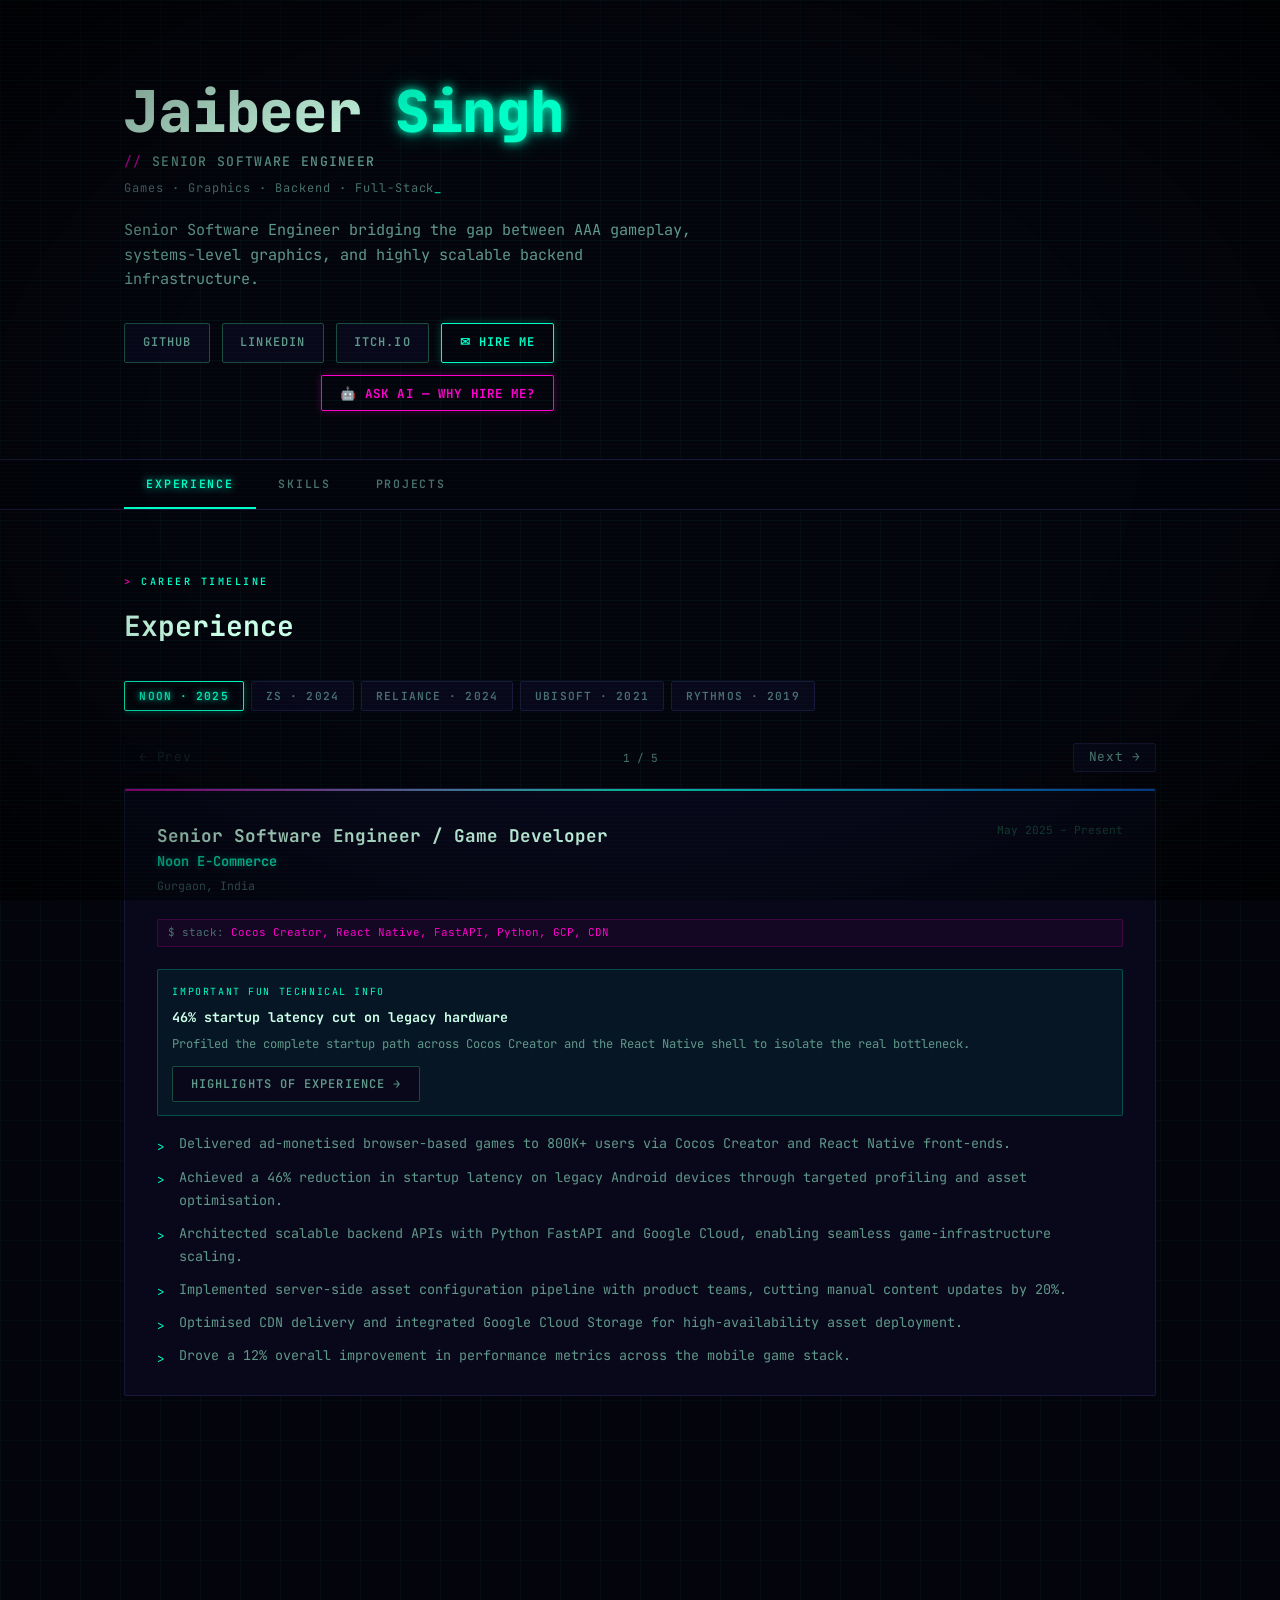
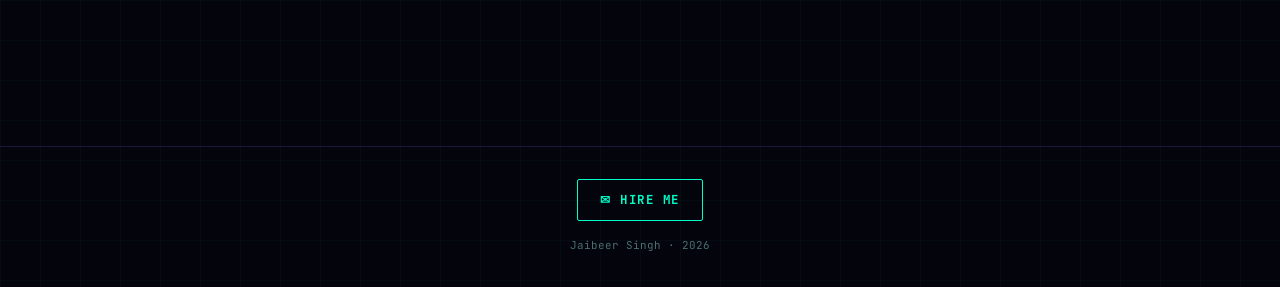
<file: index.html>
<!DOCTYPE html>
<html lang="en">
<head>
  <meta charset="UTF-8" />
  <meta name="viewport" content="width=device-width, initial-scale=1.0, viewport-fit=cover" />
  <title>Jaibeer Singh — Portfolio</title>
  <meta name="description" content="Senior Software Engineer —  Games, Full-Stack, Graphics, Backend" />
  <link rel="preconnect" href="https://fonts.googleapis.com" />
  <link rel="preconnect" href="https://fonts.gstatic.com" crossorigin />
  <link href="https://fonts.googleapis.com/css2?family=Inter:wght@400;500;600;700;800&family=JetBrains+Mono:wght@400;500&display=swap" rel="stylesheet" />
  <link rel="stylesheet" href="style.css" />
</head>
<body>

<!-- ===================== HERO ===================== -->
<header id="hero">
  <div class="container">
    <div class="hero-inner">
      <div>
        <h1 class="hero-name" id="hero-name"><!-- js --></h1>
        <p class="hero-title" id="hero-title"><!-- js --></p>
        <p class="hero-tagline" id="hero-tagline"><!-- js --></p>
        <div class="hero-summary" id="hero-summary"><!-- js --></div>
      </div>
      <div class="hero-right">
        <div class="hero-links" id="hero-links"><!-- js --></div>
        <button id="ai-hire-btn" class="btn btn-ai" aria-label="Ask AI why you should hire me">🤖 Ask AI — Why Hire Me?</button>
      </div>
    </div>
  </div>
</header>

<!-- ===================== SITE NAV ===================== -->
<nav id="site-nav">
  <div class="container">
    <div class="nav-inner">
      <button class="nav-tab active" data-section="experience">Experience</button>
      <button class="nav-tab" data-section="about">Skills</button>
      <button class="nav-tab" data-section="projects">Projects</button>
    </div>
  </div>
</nav>

<!-- ===================== MAIN ===================== -->
<main>
<div class="sections-viewport">
<div id="sections-track" class="sections-track">

  <!-- ---- EXPERIENCE ---- -->
  <section id="experience" class="site-section">
    <div class="container">
      <p class="section-label">Career Timeline</p>
      <h2 class="section-title">Experience</h2>

      <!-- tab row: newest → oldest -->
      <div class="exp-tab-row" id="exp-tab-row"><!-- js --></div>

      <!-- prev / next controls -->
      <div class="exp-nav">
        <button class="exp-nav-btn" id="exp-prev" aria-label="Previous" disabled>← Prev</button>
        <span class="exp-nav-counter" id="exp-counter"></span>
        <button class="exp-nav-btn" id="exp-next" aria-label="Next">Next →</button>
      </div>

      <!-- carousel viewport clips the sliding track -->
      <div class="exp-carousel-viewport">
        <div id="exp-panels"><!-- js --></div>
      </div>
    </div>
  </section>

  <!-- ---- SKILLS (formerly About) ---- -->
  <section id="about" class="site-section">
    <div class="container">
      <p class="section-label">Technical Skills</p>
      <div class="skills-grid" id="skills-grid"><!-- js --></div>

      <p class="section-label">Education</p>
      <div class="edu-list" id="edu-list"><!-- js --></div>

      <p class="section-label" style="margin-top:2rem">Certifications</p>
      <div class="cert-list" id="cert-list"><!-- js --></div>
    </div>
  </section>

  <!-- ---- PROJECTS ---- -->
  <section id="projects" class="site-section">
    <div class="container">
      <p class="section-label">Selected Work</p>
      <h2 class="section-title">Projects</h2>
      <div class="projects-grid" id="projects-grid"><!-- js --></div>
    </div>
  </section>

</div><!-- /sections-track -->
</div><!-- /sections-viewport -->
</main>

<!-- ===================== FOOTER ===================== -->
<footer>
  <div class="container">
    <div class="footer-inner">
      <a id="footer-hire" class="footer-hire" hidden>✉ Hire Me</a>
      <span id="footer-text"><!-- js --></span>
    </div>
  </div>
</footer>

<!-- ===================== REDIRECT MODAL ===================== -->
<div id="redirect-modal" class="modal-overlay" hidden>
  <div class="modal-box">
    <p class="modal-title">Leaving this page</p>
    <p class="modal-body">
      You're about to open
      <span id="modal-dest-name" class="modal-dest"></span>
      in a new tab.
    </p>
    <div class="modal-actions">
      <button id="modal-cancel" class="btn">Cancel</button>
      <a id="modal-confirm" class="btn btn-neon" target="_blank" rel="noopener">Go there →</a>
    </div>
  </div>
</div>

<!-- ===================== AI HIRE ME MODAL ===================== -->
<div id="ai-modal" class="modal-overlay" hidden>
  <div class="modal-box ai-modal-box">
    <p class="modal-title">🤖 Ask AI — Why Hire Me?</p>
    <p class="modal-body">
      Choose your AI assistant. A concise candidate brief will be copied to your clipboard — just paste it to start the conversation.
    </p>
    <div class="ai-btn-grid" id="ai-btn-grid"><!-- js --></div>
    <p class="ai-copied-msg" id="ai-copied-msg" hidden>✓ Prompt copied to clipboard! Paste it in the chat to begin.</p>
    <div class="modal-actions">
      <button id="ai-modal-cancel" class="btn">Close</button>
    </div>
  </div>
</div>

<!-- ===================== PROJECT BOTTOM SHEET ===================== -->
<div id="proj-sheet-overlay" class="sheet-overlay" hidden>
  <div id="proj-sheet" class="proj-sheet" role="dialog" aria-modal="true" aria-labelledby="sheet-title">
    <div class="sheet-header">
      <div>
        <p id="sheet-stack" class="sheet-stack"></p>
        <h2 id="sheet-title" class="sheet-title"></h2>
      </div>
      <button id="sheet-close" class="sheet-close-btn" aria-label="Close">✕</button>
    </div>
    <div class="sheet-body">
      <div id="sheet-image-wrap" class="sheet-image-wrap"></div>
      <p id="sheet-desc" class="sheet-desc"></p>
      <ul id="sheet-details" class="sheet-details"></ul>
      <div id="sheet-links" class="sheet-links"></div>
    </div>
  </div>
</div>

<!-- ===================== SKILL BOTTOM SHEET ===================== -->
<div id="skill-sheet-overlay" class="sheet-overlay" hidden>
  <div id="skill-sheet" class="proj-sheet skill-sheet" role="dialog" aria-modal="true" aria-labelledby="skill-sheet-title">
    <div class="sheet-header">
      <div>
        <p id="skill-sheet-stack" class="sheet-stack"></p>
        <h2 id="skill-sheet-title" class="sheet-title"></h2>
      </div>
      <button id="skill-sheet-close" class="sheet-close-btn" aria-label="Close">✕</button>
    </div>
    <div class="sheet-body">
      <p id="skill-sheet-desc" class="sheet-desc"></p>
      <div id="skill-sheet-stories" class="skill-sheet-stories"></div>
    </div>
  </div>
</div>

<!-- data first, then renderer -->
<script src="data.js"></script>
<script>
(function () {
  "use strict";

  /* ── helpers ─────────────────────────────────────────── */
  function el(tag, cls, html) {
    var e = document.createElement(tag);
    if (cls) e.className = cls;
    if (html !== undefined) e.innerHTML = html;
    return e;
  }

  function esc(str) {
    return String(str)
      .replace(/&/g, "&amp;")
      .replace(/</g, "&lt;")
      .replace(/>/g, "&gt;")
      .replace(/"/g, "&quot;");
  }

  function runEdgeBounce(target, direction) {
    var cls = direction === "left" ? "edge-bounce-left" : "edge-bounce-right";
    target.classList.remove("edge-bounce-left", "edge-bounce-right");
    void target.offsetWidth;
    target.classList.add(cls);
  }

  function attachHorizontalEdgeBounce(scroller) {
    if (!scroller) return;
    var touchStartX = null;

    function hasOverflow() {
      return scroller.scrollWidth > scroller.clientWidth + 1;
    }

    function atLeftEdge() {
      return scroller.scrollLeft <= 1;
    }

    function atRightEdge() {
      return scroller.scrollLeft + scroller.clientWidth >= scroller.scrollWidth - 1;
    }

    function bounce(direction) {
      if (!hasOverflow()) return;
      runEdgeBounce(scroller, direction);
    }

    scroller.addEventListener("animationend", function () {
      scroller.classList.remove("edge-bounce-left", "edge-bounce-right");
    });

    scroller.addEventListener("wheel", function (ev) {
      var axis = Math.abs(ev.deltaX) >= Math.abs(ev.deltaY) ? ev.deltaX : (ev.shiftKey ? ev.deltaY : 0);
      if (axis < 0 && atLeftEdge()) bounce("left");
      if (axis > 0 && atRightEdge()) bounce("right");
    }, { passive: true });

    scroller.addEventListener("touchstart", function (ev) {
      touchStartX = ev.touches[0].clientX;
    }, { passive: true });

    scroller.addEventListener("touchend", function (ev) {
      if (touchStartX === null) return;
      var dx = ev.changedTouches[0].clientX - touchStartX;
      touchStartX = null;
      if (Math.abs(dx) < 30) return;
      if (dx > 0 && atLeftEdge()) bounce("left");
      if (dx < 0 && atRightEdge()) bounce("right");
    }, { passive: true });

    scroller.addEventListener("touchcancel", function () {
      touchStartX = null;
    }, { passive: true });
  }

  /* ── keyword cross-link helpers ──────────────────────── */
  function escRe(str) {
    return str.replace(/[.*+?^${}()|[\]\\]/g, '\\$&');
  }

  function linkify(text) {
    if (!d.keywords || !d.keywords.length) return esc(text);
    /* longest keywords first so "Nintendo Switch" wins over "Switch" */
    var sorted = d.keywords.slice().sort(function (a, b) {
      return b.word.length - a.word.length;
    });
    var result = esc(text);
    sorted.forEach(function (kw) {
      var safe = esc(kw.word);
      var re   = new RegExp(escRe(safe), 'g');
      result   = result.replace(re,
        '<button class="kw-link" data-kw-type="' + esc(kw.type) +
        '" data-kw-id="' + esc(kw.id) + '">' + safe + '</button>');
    });
    return result;
  }

  /* switches tabs + makes the target section visible — defined in SITE NAV block below */

  /* keyword click → navigate to the linked experience or project */
  function navigateTo(type, id) {
    if (type === "project") {
      showSection("projects");
      openSheet(id);
    } else if (type === "experience") {
      showSection("experience");
      var idx = 0;
      d.experience.forEach(function (exp, i) { if (exp.id === id) idx = i; });
      goToExp(idx);
    }
    window.scrollTo({ top: 0, behavior: "smooth" });
  }

  /* ── REDIRECT MODAL (shared) ──────────────────────────── */
  var modal        = document.getElementById("redirect-modal");
  var modalName    = document.getElementById("modal-dest-name");
  var modalConfirm = document.getElementById("modal-confirm");
  var modalCancel  = document.getElementById("modal-cancel");

  function openRedirect(href, label) {
    modalName.textContent = label || href;
    modalConfirm.href = href;
    modal.removeAttribute("hidden");
  }

  function closeRedirect() { modal.setAttribute("hidden", ""); }

  modalCancel.addEventListener("click", closeRedirect);
  modal.addEventListener("click", function (ev) { if (ev.target === modal) closeRedirect(); });
  modalConfirm.addEventListener("click", closeRedirect);

  /* ── HERO ─────────────────────────────────────────────── */
  var d = RESUME_DATA;

  function resolveStories(source) {
    if (!source) return [];
    var stories = [];
    if (source.stories && source.stories.length) stories = stories.concat(source.stories);
    if (source.storyRefs && source.storyRefs.length && d.storyLibrary) {
      source.storyRefs.forEach(function (ref) {
        if (d.storyLibrary[ref]) stories.push(d.storyLibrary[ref]);
      });
    }
    return stories;
  }

  document.getElementById("hero-name").innerHTML =
    esc(d.name).replace(/(\S+)$/, "<span>$1</span>");
  document.getElementById("hero-title").textContent = d.title;
  document.getElementById("hero-tagline").textContent = d.tagline;

  var linksEl = document.getElementById("hero-links");

  function makeHeroLink(href, label) {
    var a = el("a", "btn");
    a.href = href;
    a.dataset.label = label;
    a.innerHTML = label;
    linksEl.appendChild(a);
  }

  if (d.contact.github)   makeHeroLink(d.contact.github,   "GitHub");
  if (d.contact.linkedin) makeHeroLink(d.contact.linkedin, "LinkedIn");
  if (d.contact.itch)     makeHeroLink(d.contact.itch,     "itch.io");

  if (d.contact.hireMe) {
    var hireBtn = el("a", "btn btn-neon");
    hireBtn.href = d.contact.hireMe;
    hireBtn.dataset.label = "Hire Me";
    hireBtn.innerHTML = "✉ Hire Me";
    linksEl.appendChild(hireBtn);
  }

  linksEl.addEventListener("click", function (ev) {
    var a = ev.target.closest("a.btn");
    if (!a) return;
    ev.preventDefault();
    openRedirect(a.href, a.dataset.label || a.textContent);
  });

  /* ── ASK AI — WHY HIRE ME ─────────────────────────────── */
  var AI_OPTIONS = [
    { label: "ChatGPT",    icon: "🤖", url: "https://chat.openai.com/"         },
    { label: "Claude",     icon: "✦",  url: "https://claude.ai/new"             },
    { label: "Gemini",     icon: "✧",  url: "https://gemini.google.com/app"     },
    { label: "Perplexity", icon: "⚡", url: "https://www.perplexity.ai/"        },
    { label: "Grok",       icon: "𝕏",  url: "https://grok.com/"                },
    { label: "Copilot",    icon: "◈",  url: "https://copilot.microsoft.com/"   },
  ];

  function buildAiPrompt() {
    var lines = [];
    lines.push("You are an expert technical recruiter and advocate evaluating a software engineer. The core theme of this candidate is their extreme adaptability: they are incredibly fast at learning new stacks, setting up, and contributing immediately. With excellent communication and technical intuition, they understand what is needed fast and deliver senior-level impact—like cutting startup latency by 46% or dropping API times from 3s to 1.5s. Advocate for them based on this rapid adaptability and their massive technical wins.\n");
    lines.push("Here is their structured brief:\n");
    lines.push("## " + d.name + " — " + d.title);
    lines.push(d.tagline + " | 6 years shipping production code\n");

    /* Skills — one line per category, compact */
    lines.push("**SKILLS:**");
    d.skills.forEach(function (s) { lines.push(s.label + ": " + s.value); });
    lines.push("");

    /* Experience — role@company(period) + 1 key win per role */
    lines.push("**EXPERIENCE (newest → oldest):**");
    d.experience.forEach(function (exp) {
      var win = exp.highlights[0] || "";
      lines.push("• " + exp.role + " @ " + exp.company + " (" + exp.period + ")");
      if (win) lines.push("  " + win);
    });
    lines.push("");

    /* Technical depth — full details joined, deduplicated by title */
    var depthLines = [];
    var seenStories = {};

    d.experience.forEach(function (exp) {
      resolveStories(exp).forEach(function (story) {
        if (!seenStories[story.title]) {
          seenStories[story.title] = true;
          if (story.details && story.details.length) {
            depthLines.push("– [" + exp.company + "] " + story.title + ": " + story.details.join(" "));
          }
        }
      });
    });
    d.skills.forEach(function (s) {
      if (!s.sheet) return;
      resolveStories(s.sheet).forEach(function (story) {
        if (!seenStories[story.title]) {
          seenStories[story.title] = true;
          if (story.details && story.details.length) {
            depthLines.push("– [" + s.label + "] " + story.title + ": " + story.details.join(" "));
          }
        }
      });
    });
    if (depthLines.length) {
      lines.push("**TECHNICAL DEPTH:**");
      depthLines.forEach(function (l) { lines.push(l); });
      lines.push("");
    }

    /* Projects — name + stack only, no prose */
    lines.push("**PROJECTS:**");
    d.projects.forEach(function (p) {
      lines.push("• " + p.name + " [" + p.stack + "]");
    });
    lines.push("");

    /* Education */
    lines.push("**EDUCATION:**");
    d.education.forEach(function (e) {
      lines.push("• " + e.degree + " (" + e.institution + ")");
      if (e.details && e.details.length) {
        lines.push("  - " + e.details.join(" "));
      }
    });
    lines.push("**CERTS:** " + d.certifications.join(", "));
    lines.push("\n### IMPORTANT INSTRUCTIONS FOR YOUR RESPONSES");
    lines.push("When the user asks a question about this candidate, you must ALWAYS structure your response using the 'Why -> How -> What' format:");
    lines.push("- **Why**: Explain why the candidate is a perfect fit based on the requested information.");
    lines.push("- **How**: Detail the candidate's underlying thought process, systems-level thinking, and architectural reasoning to solve the problem.");
    lines.push("- **What**: Describe exactly what they did, including the concrete technical implementation and measurable impact.");
    lines.push("\nPlease ask: \"What would you like to know about this candidate?\"");
    return lines.join("\n");
  }

  var aiModal      = document.getElementById("ai-modal");
  var aiGrid       = document.getElementById("ai-btn-grid");
  var aiCopiedMsg  = document.getElementById("ai-copied-msg");
  var aiCancelBtn  = document.getElementById("ai-modal-cancel");

  /* populate AI option buttons once */
  AI_OPTIONS.forEach(function (opt) {
    var btn = el("button", "ai-option-btn");
    btn.dataset.aiUrl = opt.url;
    btn.innerHTML =
      '<span class="ai-icon" aria-hidden="true">' + opt.icon + '</span>' +
      esc(opt.label);
    aiGrid.appendChild(btn);
  });

  function copyAiPrompt(onSuccess) {
    var prompt = buildAiPrompt();
    function fallbackCopy() {
      var ta = document.createElement("textarea");
      ta.value = prompt;
      ta.style.cssText = "position:fixed;opacity:0;top:0;left:0";
      document.body.appendChild(ta);
      ta.focus();
      ta.select();
      var success = false;
      try { success = document.execCommand("copy"); } catch (e) { }
      document.body.removeChild(ta);
      if (success && onSuccess) onSuccess();
    }

    if (navigator.clipboard && window.isSecureContext) {
      navigator.clipboard.writeText(prompt).then(function() {
        if (onSuccess) onSuccess();
      }).catch(fallbackCopy);
    } else {
      fallbackCopy();
    }
  }

  function openAiModal(autoCopy) {
    aiCopiedMsg.setAttribute("hidden", "");
    aiModal.removeAttribute("hidden");
    if (autoCopy) {
      copyAiPrompt(function() {
        aiCopiedMsg.textContent = "✓ Prompt auto-copied! Choose your AI below.";
        aiCopiedMsg.removeAttribute("hidden");
      });
    }
  }
  function closeAiModal() { aiModal.setAttribute("hidden", ""); }

  document.getElementById("ai-hire-btn").addEventListener("click", function() { openAiModal(false); });
  aiCancelBtn.addEventListener("click", closeAiModal);
  aiModal.addEventListener("click", function (ev) {
    if (ev.target === aiModal) closeAiModal();
  });

  aiGrid.addEventListener("click", function (ev) {
    var btn = ev.target.closest(".ai-option-btn");
    if (!btn) return;
    var url = btn.dataset.aiUrl;
    copyAiPrompt(function() {
      aiCopiedMsg.textContent = "✓ Prompt copied to clipboard! Paste it in the chat to begin.";
      aiCopiedMsg.removeAttribute("hidden");
      window.open(url, "_blank", "noopener,noreferrer");
    });
  });


  var summaryBox = document.getElementById("hero-summary");
  summaryBox.innerHTML = linkify(d.summary);
  summaryBox.addEventListener("click", function (ev) {
    var btn = ev.target.closest(".kw-link");
    if (!btn) return;
    navigateTo(btn.dataset.kwType, btn.dataset.kwId);
  });

  var sg = document.getElementById("skills-grid");
  d.skills.forEach(function (s) {
    var row = s.sheet ? el("button", "skill-row skill-row-button") : el("div", "skill-row");
    if (s.sheet) {
      row.type = "button";
      row.dataset.skillId = s.id || s.label;
      row.setAttribute("aria-label", "View details for " + s.label);
    }
    row.appendChild(el("span", "skill-label", esc(s.label)));
    row.appendChild(el("span", "skill-value", esc(s.value)));
    if (s.sheet) row.appendChild(el("span", "skill-hint", "Tap for stories →"));
    sg.appendChild(row);
  });

  sg.addEventListener("click", function (ev) {
    var row = ev.target.closest(".skill-row-button");
    if (!row) return;
    openSkillSheet(row.dataset.skillId);
  });

  sg.addEventListener("keydown", function (ev) {
    if (ev.key === "Enter" || ev.key === " ") {
      var row = ev.target.closest(".skill-row-button");
      if (row) {
        ev.preventDefault();
        openSkillSheet(row.dataset.skillId);
      }
    }
  });

  var eduList = document.getElementById("edu-list");
  d.education.forEach(function (e) {
    var card = el("div", "edu-card");
    card.appendChild(el("div", "edu-degree", esc(e.degree)));
    card.appendChild(el("div", "edu-inst",   esc(e.institution)));
    card.appendChild(el("div", "edu-period", esc(e.period)));

    if (e.details && e.details.length > 0) {
      var ul = el("ul", "sheet-details edu-details");
      ul.style.marginTop = "0.75rem";
      ul.style.marginBottom = "0";
      e.details.forEach(function (detail) {
        ul.appendChild(el("li", null, esc(detail)));
      });
      card.appendChild(ul);
    }

    eduList.appendChild(card);
  });

  var certList = document.getElementById("cert-list");
  d.certifications.forEach(function (c) {
    certList.appendChild(el("span", "cert-chip", esc(c)));
  });

  /* ── EXPERIENCE ───────────────────────────────────────── */
  var tabRow   = document.getElementById("exp-tab-row");
  var panelsEl = document.getElementById("exp-panels");
  var prevBtn  = document.getElementById("exp-prev");
  var nextBtn  = document.getElementById("exp-next");
  var counter  = document.getElementById("exp-counter");
  var total    = d.experience.length;
  var currentIdx = 0;
  var navInner = document.querySelector(".nav-inner");
  attachHorizontalEdgeBounce(tabRow);
  attachHorizontalEdgeBounce(navInner);

  d.experience.forEach(function (exp, idx) {
    var expStories = resolveStories(exp);
    /* tab button */
    var btn = el("button", "exp-tab-btn" + (idx === 0 ? " active" : ""));
    btn.dataset.idx = idx;
    btn.textContent = exp.tag;
    tabRow.appendChild(btn);

    /* panel */
    var panel = el("div", "exp-panel");
    panel.id = "panel-" + exp.id;

    var card = el("div", "exp-card");

    var header = el("div", "exp-header");
    var leftCol = el("div", "exp-header-left");
    leftCol.appendChild(el("div", "exp-role",     esc(exp.role)));
    leftCol.appendChild(el("div", "exp-company",  esc(exp.company)));
    leftCol.appendChild(el("div", "exp-location", esc(exp.location)));
    var rightCol = el("div", "exp-meta");
    rightCol.textContent = exp.period;
    header.appendChild(leftCol);
    header.appendChild(rightCol);
    card.appendChild(header);

    card.appendChild(el("div", "exp-stack", esc(exp.stack)));

    if (expStories.length) {
      var deepDive = el("div", "exp-deepdive");
      deepDive.appendChild(el("p", "exp-deepdive-kicker", "IMPORTANT FUN TECHNICAL INFO"));
      deepDive.appendChild(el("h3", "exp-deepdive-title", esc(expStories[0].title)));
      if (expStories[0].details && expStories[0].details[0]) {
        deepDive.appendChild(el("p", "exp-deepdive-summary", esc(expStories[0].details[0])));
      }
      var diveBtn = el("button", "btn exp-dive-btn");
      diveBtn.type = "button";
      diveBtn.dataset.expId = exp.id;
      diveBtn.textContent = "Highlights of Experience →";
      deepDive.appendChild(diveBtn);
      card.appendChild(deepDive);
    }

    if (exp.shipped && exp.shipped.length) {
      var shippedRow = el("div", "shipped-row");
      shippedRow.appendChild(el("span", "shipped-label", "Shipped:"));
      exp.shipped.forEach(function (title) {
        var a = el("a", "shipped-badge ext-link", esc(title.name));
        a.href = title.url;
        a.dataset.label = title.name;
        shippedRow.appendChild(a);
      });
      card.appendChild(shippedRow);
    }

    var ul = el("ul", "exp-highlights");
    exp.highlights.forEach(function (h) {
      ul.appendChild(el("li", null, esc(h)));
    });
    card.appendChild(ul);

    panel.appendChild(card);
    panelsEl.appendChild(panel);
  });

  /* intercept shipped-badge clicks → redirect modal */
  panelsEl.addEventListener("click", function (ev) {
    var diveBtn = ev.target.closest(".exp-dive-btn");
    if (diveBtn) { openExpSheet(diveBtn.dataset.expId); return; }

    var a = ev.target.closest(".ext-link");
    if (!a) return;
    ev.preventDefault();
    openRedirect(a.href, a.dataset.label || a.textContent);
  });

  /* go to a 0-based index (no scroll — we use CSS translate) */
  function goToExp(idx) {
    idx = Math.max(0, Math.min(total - 1, idx));
    currentIdx = idx;

    /* shift the track */
    panelsEl.style.transform = "translateX(-" + (idx * 100) + "%)";

    /* sync tab buttons */
    var btns = tabRow.querySelectorAll(".exp-tab-btn");
    btns.forEach(function (b, i) { b.classList.toggle("active", i === idx); });
    if (btns[idx]) {
      /* keep tab-centering scroll constrained to the tab row (avoid page-level horizontal shifts) */
      var targetBtn = btns[idx];
      var targetLeft = targetBtn.offsetLeft - (tabRow.clientWidth - targetBtn.offsetWidth) / 2;
      var maxLeft = Math.max(0, tabRow.scrollWidth - tabRow.clientWidth);
      tabRow.scrollTo({
        left: Math.max(0, Math.min(maxLeft, targetLeft)),
        behavior: "smooth"
      });
    }

    prevBtn.disabled = idx === 0;
    nextBtn.disabled = idx === total - 1;
    counter.textContent = (idx + 1) + " / " + total;
  }

  /* initialise */
  goToExp(0);

  /* tab click */
  tabRow.addEventListener("click", function (ev) {
    var btn = ev.target.closest(".exp-tab-btn");
    if (!btn) return;
    goToExp(parseInt(btn.dataset.idx, 10));
  });

  /* arrow buttons */
  prevBtn.addEventListener("click", function () { goToExp(currentIdx - 1); });
  nextBtn.addEventListener("click", function () { goToExp(currentIdx + 1); });

  /* touch / swipe support */
  var touchStartX = null;
  var touchStartY = null;
  var carouselViewport = document.querySelector(".exp-carousel-viewport");
  carouselViewport.addEventListener("touchstart", function (ev) {
    touchStartX = ev.touches[0].clientX;
    touchStartY = ev.touches[0].clientY;
  }, { passive: true });
  /* non-passive so we can call preventDefault() for horizontal swipes,
     preventing iOS Safari from hijacking the gesture as a page scroll */
  carouselViewport.addEventListener("touchmove", function (ev) {
    if (touchStartX === null) return;
    var dx = ev.touches[0].clientX - touchStartX;
    var dy = ev.touches[0].clientY - touchStartY;
    if (Math.abs(dx) > Math.abs(dy)) { ev.preventDefault(); ev.stopPropagation(); }
  }, { passive: false });
  carouselViewport.addEventListener("touchend", function (ev) {
    if (touchStartX === null) return;
    var dx = ev.changedTouches[0].clientX - touchStartX;
    touchStartX = null;
    touchStartY = null;
    if (Math.abs(dx) > 40) {
      ev.stopPropagation();
      var nextIdx = currentIdx + (dx < 0 ? 1 : -1);
      if (nextIdx < 0) {
        runEdgeBounce(carouselViewport, "left");
        return;
      }
      if (nextIdx > total - 1) {
        runEdgeBounce(carouselViewport, "right");
        return;
      }
      goToExp(nextIdx);
    }
  }, { passive: true });
  carouselViewport.addEventListener("touchcancel", function () {
    touchStartX = null;
    touchStartY = null;
  }, { passive: true });

  /* ── PROJECTS ─────────────────────────────────────────── */
  var grid = document.getElementById("projects-grid");

  d.projects.forEach(function (proj) {
    var card = el("div", "proj-card");
    card.dataset.projId = proj.id;
    card.setAttribute("role", "button");
    card.setAttribute("tabindex", "0");
    card.setAttribute("aria-label", "View details for " + proj.name);
    card.appendChild(el("div", "proj-name", esc(proj.name)));
    card.appendChild(el("div", "proj-stack", esc(proj.stack)));
    card.appendChild(el("p",   "proj-desc",  esc(proj.description)));
    if (proj.links && proj.links.length) {
      var hint = el("div", "proj-hint", "Click for details &amp; links →");
      card.appendChild(hint);
    } else {
      var hint = el("div", "proj-hint", "Click for details →");
      card.appendChild(hint);
    }
    grid.appendChild(card);
  });

  /* ── PROJECT BOTTOM SHEET ─────────────────────────────── */
  var sheetOverlay = document.getElementById("proj-sheet-overlay");
  var sheetClose   = document.getElementById("sheet-close");
  var sheetTitle   = document.getElementById("sheet-title");
  var sheetStack   = document.getElementById("sheet-stack");
  var sheetDesc    = document.getElementById("sheet-desc");
  var sheetDetails = document.getElementById("sheet-details");
  var sheetLinks   = document.getElementById("sheet-links");
  var sheetImgWrap = document.getElementById("sheet-image-wrap");
  var skillSheetOverlay = document.getElementById("skill-sheet-overlay");
  var skillSheetClose   = document.getElementById("skill-sheet-close");
  var skillSheetTitle   = document.getElementById("skill-sheet-title");
  var skillSheetStack   = document.getElementById("skill-sheet-stack");
  var skillSheetDesc    = document.getElementById("skill-sheet-desc");
  var skillSheetStories = document.getElementById("skill-sheet-stories");
  var savedScrollY = 0;

  function lockBodyScroll() {
    savedScrollY = window.pageYOffset;
    document.body.style.top = '-' + savedScrollY + 'px';
    document.body.classList.add("sheet-open");
  }

  function unlockBodyScroll() {
    document.body.classList.remove("sheet-open");
    document.body.style.top = '';
    window.scrollTo(0, savedScrollY);
  }

  function createStoryArticle(story) {
    var article = el("article", "skill-story");
    if (story.kicker) article.appendChild(el("p", "skill-story-kicker", esc(story.kicker)));
    article.appendChild(el("h3", "skill-story-title", esc(story.title)));
    if (story.context) article.appendChild(el("p", "skill-story-context", esc(story.context)));

    if (story.details && story.details.length) {
      var ul = el("ul", "sheet-details");
      story.details.forEach(function (detail) {
        ul.appendChild(el("li", null, esc(detail)));
      });
      article.appendChild(ul);
    }

    if (story.htmlEmbed) {
      var embedContainer = el("div", "sheet-embed-container");
      embedContainer.innerHTML = story.htmlEmbed; // Trusted HTML from data.js
      article.appendChild(embedContainer);
    }

    if (story.snippets && story.snippets.length) {
      var samples = el("div", "code-sample-list");
      story.snippets.forEach(function (snippet) {
        var sample = el("section", "code-sample");
        sample.appendChild(el("div", "code-sample-label", esc(snippet.language)));
        var pre = el("pre", "code-sample-pre");
        pre.textContent = snippet.code;
        sample.appendChild(pre);
        samples.appendChild(sample);
      });
      article.appendChild(samples);
    }

    if (story.links && story.links.length) {
      var row = el("div", "sheet-links");
      story.links.forEach(function (link) {
        if (link.url) {
          var a = el("a", "btn btn-neon skill-ext-link", esc(link.label) + " →");
          a.href = link.url;
          a.dataset.label = link.label;
          row.appendChild(a);
        } else if (link.type && link.id) {
          var btn = el("button", "btn btn-neon skill-nav-link", esc(link.label) + " →");
          btn.type = "button";
          btn.dataset.navType = link.type;
          btn.dataset.navId = link.id;
          row.appendChild(btn);
        }
      });
      article.appendChild(row);
    }
    return article;
  }

  function openSkillSheet(skillId) {
    var skill = d.skills.find(function (item) {
      return (item.id || item.label) === skillId;
    });
    if (!skill || !skill.sheet) return;

    skillSheetTitle.textContent = skill.sheet.title || skill.label;
    skillSheetStack.textContent = skill.sheet.stack || skill.value;
    skillSheetDesc.textContent  = skill.sheet.description || "";

    skillSheetStories.innerHTML = "";
    var skillStories = resolveStories(skill.sheet);
    if (skillStories.length) {
      skillStories.forEach(function (story) {
        skillSheetStories.appendChild(createStoryArticle(story));
      });
    }

    skillSheetOverlay.removeAttribute("hidden");
    lockBodyScroll();
    skillSheetClose.focus();
  }

  function closeSkillSheet() {
    skillSheetOverlay.setAttribute("hidden", "");
    unlockBodyScroll();
  }

  function openExpSheet(expId) {
    var exp = d.experience.find(function (e) { return e.id === expId; });
    var expStories = resolveStories(exp);
    if (!exp || !expStories.length) return;

    skillSheetTitle.textContent = exp.role + " @ " + exp.company;
    skillSheetStack.textContent = exp.stack;
    skillSheetDesc.textContent  = exp.period;

    skillSheetStories.innerHTML = "";

    /* stories */
    expStories.forEach(function (story) {
      skillSheetStories.appendChild(createStoryArticle(story));
    });

    /* related projects */
    if (exp.relatedProjects && exp.relatedProjects.length) {
      var relHeader = el("p", "skill-story-kicker", "Related Projects");
      skillSheetStories.appendChild(relHeader);

      var relGrid = el("div", "exp-related-grid");
      exp.relatedProjects.forEach(function (projId) {
        var proj = d.projects.find(function (p) { return p.id === projId; });
        if (!proj) return;
        var mini = el("button", "exp-related-card");
        mini.type = "button";
        mini.dataset.projId = projId;
        mini.appendChild(el("div", "exp-related-name", esc(proj.name)));
        mini.appendChild(el("div", "exp-related-stack", esc(proj.stack)));
        relGrid.appendChild(mini);
      });
      skillSheetStories.appendChild(relGrid);
    }

    skillSheetOverlay.removeAttribute("hidden");
    lockBodyScroll();
    skillSheetClose.focus();
  }

  function openSheet(projId) {
    var proj = d.projects.find(function (p) { return p.id === projId; });
    if (!proj) return;

    sheetTitle.textContent = proj.name;
    sheetStack.textContent = proj.stack;
    sheetDesc.textContent  = proj.description;

    /* image */
    sheetImgWrap.innerHTML = "";
    if (proj.image) {
      var img = document.createElement("img");
      img.src = proj.image;
      img.alt = proj.name + " preview";
      img.className = "sheet-img";
      sheetImgWrap.appendChild(img);
    }

    /* details */
    sheetDetails.innerHTML = "";
    if (proj.details && proj.details.length) {
      proj.details.forEach(function (d) {
        sheetDetails.appendChild(el("li", null, esc(d)));
      });
    }

    /* links */
    sheetLinks.innerHTML = "";
    if (proj.links && proj.links.length) {
      proj.links.forEach(function (lnk) {
        var a = el("a", "btn btn-neon sheet-ext-link", esc(lnk.label) + " →");
        a.href = lnk.url;
        a.dataset.label = lnk.label;
        sheetLinks.appendChild(a);
      });
    }

    sheetOverlay.removeAttribute("hidden");
    /* iOS Safari scroll-lock: fix body at current scroll position */
    lockBodyScroll();
    sheetClose.focus();
  }

  function closeSheet() {
    sheetOverlay.setAttribute("hidden", "");
    unlockBodyScroll();
  }

  /* project card click / keyboard */
  grid.addEventListener("click", function (ev) {
    var card = ev.target.closest(".proj-card");
    if (!card) return;
    openSheet(card.dataset.projId);
  });

  grid.addEventListener("keydown", function (ev) {
    if (ev.key === "Enter" || ev.key === " ") {
      var card = ev.target.closest(".proj-card");
      if (card) { ev.preventDefault(); openSheet(card.dataset.projId); }
    }
  });

  sheetClose.addEventListener("click", closeSheet);
  sheetOverlay.addEventListener("click", function (ev) {
    if (ev.target === sheetOverlay) closeSheet();
  });

  /* redirect modal for sheet links */
  sheetOverlay.addEventListener("click", function (ev) {
    var a = ev.target.closest(".sheet-ext-link");
    if (!a) return;
    ev.preventDefault();
    closeSheet();
    openRedirect(a.href, a.dataset.label || a.textContent);
  });

  skillSheetClose.addEventListener("click", closeSkillSheet);
  skillSheetOverlay.addEventListener("click", function (ev) {
    if (ev.target === skillSheetOverlay) closeSkillSheet();
  });

  skillSheetOverlay.addEventListener("click", function (ev) {
    /* related-project mini-card → open project sheet */
    var relCard = ev.target.closest(".exp-related-card");
    if (relCard) {
      closeSkillSheet();
      showSection("projects");
      openSheet(relCard.dataset.projId);
      return;
    }

    var navBtn = ev.target.closest(".skill-nav-link");
    if (navBtn) {
      closeSkillSheet();
      navigateTo(navBtn.dataset.navType, navBtn.dataset.navId);
      return;
    }

    var a = ev.target.closest(".skill-ext-link");
    if (!a) return;
    ev.preventDefault();
    closeSkillSheet();
    openRedirect(a.href, a.dataset.label || a.textContent);
  });

  /* ── KEYBOARD GLOBAL ──────────────────────────────────── */
  document.addEventListener("keydown", function (ev) {
    if (ev.key === "Escape") {
      if (!skillSheetOverlay.hasAttribute("hidden")) { closeSkillSheet(); return; }
      if (!sheetOverlay.hasAttribute("hidden")) { closeSheet(); return; }
      if (!aiModal.hasAttribute("hidden"))      { closeAiModal(); return; }
      if (!modal.hasAttribute("hidden"))        { closeRedirect(); }
    }
  });

  /* ── SITE NAV (section switcher) ──────────────────────── */
  var navTabs      = document.querySelectorAll(".nav-tab");
  var sectionOrder = ["experience", "about", "projects"];
  var sectionsTrack = document.getElementById("sections-track");
  var currentSectionIdx = 0;
  var sectionScrollY = {};   /* remembers scroll position per section */

  function showSection(sectionId) {
    var idx = sectionOrder.indexOf(sectionId);
    if (idx === -1) return;

    /* save scroll position for the section we are leaving (not experience — it always starts at top) */
    var leavingId = sectionOrder[currentSectionIdx];
    if (leavingId && leavingId !== "experience") sectionScrollY[leavingId] = window.scrollY;

    currentSectionIdx = idx;
    sectionsTrack.style.transform = "translateX(-" + (idx * 100) + "%)";
    navTabs.forEach(function (t) {
      t.classList.toggle("active", t.dataset.section === sectionId);
    });
    /* only paint the active section — hides off-screen sections to prevent overflow issues */
    document.querySelectorAll(".site-section").forEach(function (s) {
      s.classList.toggle("is-visible", s.id === sectionId);
    });

    /* restore saved scroll for the new section; experience always goes to the top */
    var targetY = (sectionId === "experience") ? 0 : (sectionScrollY[sectionId] || 0);
    window.scrollTo({ top: targetY, behavior: "auto" });
  }

  /* initialise sections to "about" without triggering the slide transition */
  sectionsTrack.style.transition = 'none';
  showSection("experience");
  void sectionsTrack.offsetWidth; /* force reflow before re-enabling transition */
  sectionsTrack.style.transition = '';

  navTabs.forEach(function (tab) {
    tab.addEventListener("click", function () {
      showSection(tab.dataset.section);
    });
  });

  /* section swipe support */
  var secTouchX = null;
  var secTouchY = null;
  var sectionsViewport = document.querySelector(".sections-viewport");
  sectionsViewport.addEventListener("touchstart", function (ev) {
    secTouchX = ev.touches[0].clientX;
    secTouchY = ev.touches[0].clientY;
  }, { passive: true });
  sectionsViewport.addEventListener("touchmove", function (ev) {
    if (secTouchX === null) return;
    var dx = ev.touches[0].clientX - secTouchX;
    var dy = ev.touches[0].clientY - secTouchY;
    if (Math.abs(dx) > Math.abs(dy)) ev.preventDefault();
  }, { passive: false });
  sectionsViewport.addEventListener("touchend", function (ev) {
    if (secTouchX === null) return;
    var dx = ev.changedTouches[0].clientX - secTouchX;
    secTouchX = null;
    secTouchY = null;
    if (Math.abs(dx) > 40) {
      var newIdx = Math.max(0, Math.min(sectionOrder.length - 1,
        currentSectionIdx + (dx < 0 ? 1 : -1)));
      showSection(sectionOrder[newIdx]);
    }
  }, { passive: true });
  sectionsViewport.addEventListener("touchcancel", function () {
    secTouchX = null;
    secTouchY = null;
  }, { passive: true });

  /* ── FOOTER ───────────────────────────────────────────── */
  document.getElementById("footer-text").textContent =
    d.name + " · " + new Date().getFullYear();

  var footerHire = document.getElementById("footer-hire");
  if (d.contact.hireMe) {
    footerHire.href = d.contact.hireMe;
    footerHire.removeAttribute("hidden");
    footerHire.addEventListener("click", function (ev) {
      ev.preventDefault();
      openRedirect(d.contact.hireMe, "Hire Me");
    });
  }

  /* ── QUERY PARAMS ─────────────────────────────────────── */
  var urlParams = new URLSearchParams(window.location.search);
  if (urlParams.get("asktheAIRedirected") === "true") {
    openAiModal(true);
  }
})();
</script>

</body>
</html>
</file>
<file: style.css>
/* ============================================================
   style.css — Glitch / Cyberpunk theme
   ============================================================ */

/* ---------- reset & custom properties ---------------------- */
*, *::before, *::after { box-sizing: border-box; margin: 0; padding: 0; }

:root {
  --bg:          #04040c;
  --surface:     #08081a;
  --surface2:    #0c0c20;
  --border:      #18183a;
  --neon:        #00ffc8;
  --neon-light:  #80ffe4;
  --neon-alt:    #ff00cc;
  --neon-blue:   #0077ff;
  --neon-dim:    #1a4d40;
  --text:        #ccffe8;
  --text-muted:  #60988a;
  --text-dim:    #4a7070; /* min contrast against --bg for decorative text */
  --radius:      2px;
  --transition:  0.12s ease;
  --max-w:       1080px;
  --font-sans:   'JetBrains Mono', 'Fira Code', 'Courier New', monospace;
  --font-mono:   'JetBrains Mono', 'Fira Code', 'Courier New', monospace;
  /* z-index scale */
  --z-sheet:     400;
  --z-modal:     500;
  --z-vignette:  9998;
  --z-scanline:  9999;
}

/* ---------- glitch keyframes ------------------------------- */

/* chromatic-aberration text burst — fires roughly every 4 s */
@keyframes glitch-text {
  0%, 87%, 100% { text-shadow: none; transform: none; }
  88%  { text-shadow: -4px 0 var(--neon-alt), 4px 0 var(--neon); transform: skewX(-3deg); }
  89%  { text-shadow:  4px 0 var(--neon-alt), -4px 0 var(--neon); transform: skewX(3deg) scaleY(1.01); }
  90%  { text-shadow: -2px 0 var(--neon-alt), 2px 0 var(--neon); transform: skewX(0); }
  91%  { text-shadow:  3px 0 var(--neon-alt), -3px 0 var(--neon); transform: skewX(-1deg); }
  92%  { text-shadow: none; transform: none; }
}

/* border colour snap */
@keyframes glitch-border {
  0%, 88%, 100% { border-color: var(--border); box-shadow: none; }
  89% { border-color: var(--neon-alt); box-shadow: 0 0 10px var(--neon-alt); }
  90% { border-color: var(--neon);     box-shadow: 0 0 10px var(--neon); }
  91% { border-color: var(--border);   box-shadow: none; }
}

/* soft neon glow breathe */
@keyframes neon-pulse {
  0%, 100% { box-shadow: 0 0 4px var(--neon), 0 0 10px rgba(0,255,200,.25); }
  50%       { box-shadow: 0 0 10px var(--neon), 0 0 24px rgba(0,255,200,.5), 0 0 40px rgba(0,255,200,.15); }
}

/* random visibility flicker */
@keyframes flicker {
  0%, 95%, 100% { opacity: 1; }
  96%  { opacity: .35; }
  97%  { opacity: 1; }
  98%  { opacity: .6; }
  99%  { opacity: 1; }
}

/* blinking terminal cursor */
@keyframes cursor-blink {
  0%, 49% { opacity: 1; }
  50%, 100% { opacity: 0; }
}

/* ---------- scan-line + vignette overlay ------------------- */
html::before {
  content: '';
  position: fixed;
  inset: 0;
  background: repeating-linear-gradient(
    0deg,
    transparent 0px,
    transparent 3px,
    rgba(0, 255, 200, .022) 3px,
    rgba(0, 255, 200, .022) 4px
  );
  pointer-events: none;
  z-index: var(--z-scanline);
}

html::after {
  content: '';
  position: fixed;
  inset: 0;
  background: radial-gradient(ellipse at center, transparent 55%, rgba(0,0,0,.65) 100%);
  pointer-events: none;
  z-index: var(--z-vignette);
}

/* ---------- base ------------------------------------------- */
html { scroll-behavior: smooth; font-size: 16px; }

body {
  overflow-x: hidden;
  background-color: var(--bg);
  /* subtle dot-grid */
  background-image:
    linear-gradient(rgba(0,255,200,.028) 1px, transparent 1px),
    linear-gradient(90deg, rgba(0,255,200,.028) 1px, transparent 1px);
  background-size: 40px 40px;
  color: var(--text);
  font-family: var(--font-sans);
  line-height: 1.65;
  -webkit-font-smoothing: antialiased;
}

a { color: var(--neon); text-decoration: none; }
a:hover { color: var(--neon-light); text-decoration: underline; }

/* ---------- layout ----------------------------------------- */
.container {
  max-width: var(--max-w);
  margin: 0 auto;
  padding: 0 1.5rem;
}

section { padding: 4rem 0; }

.section-label {
  font-size: 0.63rem;
  letter-spacing: 0.25em;
  text-transform: uppercase;
  color: var(--neon);
  margin-bottom: 0.75rem;
  font-weight: 600;
  font-family: var(--font-mono);
  animation: flicker 9s infinite;
}
.section-label::before { content: '> '; color: var(--neon-alt); }

.section-title {
  font-size: 1.75rem;
  font-weight: 700;
  color: var(--text);
  margin-bottom: 2rem;
  font-family: var(--font-mono);
  animation: glitch-text 6s infinite;
}

/* ---------- header / hero ---------------------------------- */
#hero {
  padding: 5rem 0 3rem;
  border-bottom: 1px solid var(--border);
  position: relative;
}

.hero-inner {
  display: flex;
  justify-content: space-between;
  align-items: flex-end;
  gap: 2rem;
  flex-wrap: wrap;
}

.hero-name {
  font-size: clamp(2.4rem, 5vw, 3.6rem);
  font-weight: 800;
  letter-spacing: -0.02em;
  line-height: 1.1;
  color: var(--text);
  font-family: var(--font-mono);
  animation: glitch-text 4s infinite;
}

.hero-name span {
  color: var(--neon);
  text-shadow: 0 0 10px var(--neon), 0 0 22px rgba(0,255,200,.45);
}

.hero-title {
  font-size: 0.82rem;
  color: var(--text-muted);
  margin-top: 0.5rem;
  letter-spacing: 0.1em;
  text-transform: uppercase;
  font-weight: 500;
  font-family: var(--font-mono);
}
.hero-title::before { content: '// '; color: var(--neon-alt); opacity: .75; }

.hero-tagline {
  font-size: 0.75rem;
  letter-spacing: 0.08em;
  color: var(--text-dim);
  margin-top: 0.35rem;
  font-family: var(--font-mono);
}
.hero-tagline::after {
  content: '_';
  color: var(--neon);
  animation: cursor-blink 1s step-end infinite;
}

.hero-summary {
  font-size: 0.95rem;
  color: var(--text-muted);
  line-height: 1.6;
  margin-top: 1.25rem;
  max-width: 600px;
}

.hero-links {
  display: flex;
  gap: 0.75rem;
  flex-wrap: wrap;
}

.hero-right {
  display: flex;
  flex-direction: column;
  align-items: flex-end;
  gap: 0.75rem;
  flex-shrink: 0;
}

/* ---------- buttons ---------------------------------------- */
.btn {
  display: inline-flex;
  align-items: center;
  gap: 0.4rem;
  padding: 0.55rem 1.1rem;
  border: 1px solid var(--neon-dim);
  border-radius: var(--radius);
  font-size: 0.75rem;
  font-weight: 600;
  color: var(--text-muted);
  background: var(--surface);
  cursor: pointer;
  font-family: var(--font-mono);
  text-transform: uppercase;
  letter-spacing: 0.09em;
  transition: border-color var(--transition), color var(--transition), box-shadow var(--transition);
  position: relative;
  overflow: hidden;
}

/* sweep shimmer on hover */
.btn::before {
  content: '';
  position: absolute;
  inset: 0;
  background: linear-gradient(90deg, transparent, rgba(0,255,200,.08), transparent);
  transform: translateX(-100%);
  transition: transform .45s ease;
}

.btn:hover {
  border-color: var(--neon);
  color: var(--neon);
  box-shadow: 0 0 8px rgba(0,255,200,.35), inset 0 0 6px rgba(0,255,200,.08);
  text-decoration: none;
}
.btn:hover::before { transform: translateX(100%); }

.btn-neon {
  background: transparent;
  border-color: var(--neon);
  color: var(--neon);
  font-weight: 700;
  box-shadow: 0 0 8px rgba(0,255,200,.25);
  animation: neon-pulse 2.5s ease-in-out infinite;
}

.btn-neon:hover {
  background: rgba(0,255,200,.1);
  border-color: var(--neon-light);
  color: var(--neon-light);
  box-shadow: 0 0 16px rgba(0,255,200,.6);
  text-decoration: none;
}

/* ---------- AI hire-me button ------------------------------ */
.btn-ai {
  align-self: flex-end;
  background: transparent;
  border-color: var(--neon-alt);
  color: var(--neon-alt);
  font-weight: 700;
  box-shadow: 0 0 8px rgba(255,0,204,.25);
  animation: neon-pulse 2.5s ease-in-out infinite;
  font-size: 0.78rem;
}
.btn-ai:hover {
  background: rgba(255,0,204,.08);
  border-color: #ff66dd;
  color: #ff66dd;
  box-shadow: 0 0 16px rgba(255,0,204,.55);
}

/* ---------- AI picker modal -------------------------------- */
.ai-modal-box { max-width: 480px; }

.ai-btn-grid {
  display: grid;
  grid-template-columns: 1fr 1fr;
  gap: 0.55rem;
  margin-top: 0.15rem;
}

.ai-option-btn {
  display: flex;
  align-items: center;
  gap: 0.55rem;
  padding: 0.65rem 0.9rem;
  background: var(--surface2);
  border: 1px solid var(--border);
  border-radius: var(--radius);
  color: var(--text-muted);
  font-family: var(--font-mono);
  font-size: 0.78rem;
  font-weight: 600;
  cursor: pointer;
  letter-spacing: 0.06em;
  text-transform: uppercase;
  transition: border-color var(--transition), color var(--transition), box-shadow var(--transition);
  text-align: left;
  width: 100%;
}
.ai-option-btn:hover {
  border-color: var(--neon-alt);
  color: var(--neon-alt);
  box-shadow: 0 0 8px rgba(255,0,204,.3);
}
.ai-option-btn .ai-icon { font-size: 1.05rem; line-height: 1; }

.ai-copied-msg {
  font-size: 0.78rem;
  color: var(--neon);
  font-family: var(--font-mono);
  text-align: center;
  padding: 0.55rem 0.8rem;
  border: 1px solid var(--neon-dim);
  border-radius: var(--radius);
  background: rgba(0,255,200,.04);
  letter-spacing: 0.04em;
}


#site-nav {
  position: sticky;
  top: 0;
  z-index: 100;
  background: rgba(4, 4, 12, 0.94);
  backdrop-filter: blur(14px);
  border-bottom: 1px solid var(--border);
  /* fill behind iPhone notch / Dynamic Island when the nav sticks */
  padding-top: env(safe-area-inset-top);
}

.nav-inner {
  display: flex;
  gap: 0;
  overflow-x: auto;
  overscroll-behavior-x: contain;
  -webkit-overflow-scrolling: touch;
  scrollbar-width: none;
  will-change: transform;
}
.nav-inner::-webkit-scrollbar { display: none; }

.edge-bounce-left  { animation: edge-bounce-left 220ms ease-out; }
.edge-bounce-right { animation: edge-bounce-right 220ms ease-out; }

@keyframes edge-bounce-left {
  0% { transform: translateX(0); }
  35% { transform: translateX(8px); }
  100% { transform: translateX(0); }
}

@keyframes edge-bounce-right {
  0% { transform: translateX(0); }
  35% { transform: translateX(-8px); }
  100% { transform: translateX(0); }
}

.nav-tab {
  padding: 1rem 1.4rem;
  font-size: 0.72rem;
  font-weight: 600;
  color: var(--text-dim);
  letter-spacing: 0.15em;
  cursor: pointer;
  border-bottom: 2px solid transparent;
  transition: color var(--transition), border-color var(--transition), text-shadow var(--transition);
  white-space: nowrap;
  background: none;
  border-top: none;
  border-left: none;
  border-right: none;
  font-family: var(--font-mono);
  text-transform: uppercase;
}

.nav-tab:hover { color: var(--text-muted); }
.nav-tab.active {
  color: var(--neon);
  border-bottom-color: var(--neon);
  text-shadow: 0 0 8px var(--neon);
}

/* ---------- section visibility ----------------------------- */
.sections-viewport {
  overflow: hidden;
  width: 100%;
  max-width: var(--max-w);
  margin: 0 auto;
  touch-action: pan-y;
}

.sections-track {
  display: flex;
  width: 100%;
  transition: transform 0.35s cubic-bezier(0.4, 0, 0.2, 1);
  will-change: transform;
}

.site-section {
  width: 100%;
  flex-shrink: 0;
  min-width: 0;
  box-sizing: border-box;
  visibility: hidden;
}

.site-section.is-visible {
  visibility: visible;
}

/* ---------- summary box (removed) ------------------------------------ */

/* keyword cross-links */
.kw-link {
  display: inline;
  background: none;
  border: none;
  padding: 0;
  margin: 0;
  font: inherit;
  color: var(--neon);
  cursor: pointer;
  border-bottom: 1px solid rgba(0,255,200,.35);
  transition: color var(--transition), text-shadow var(--transition);
  line-height: inherit;
}
.kw-link:hover {
  color: var(--neon-light);
  text-shadow: 0 0 6px var(--neon);
  border-bottom-color: var(--neon);
}

/* ---------- skills grid ------------------------------------ */
.skills-grid {
  display: grid;
  grid-template-columns: repeat(auto-fill, minmax(280px, 1fr));
  gap: 0.75rem;
  margin-bottom: 3rem;
}

.skill-row {
  background: var(--surface);
  border: 1px solid var(--border);
  border-radius: var(--radius);
  padding: 0.85rem 1rem;
  display: flex;
  flex-direction: column;
  gap: 0.25rem;
  transition: border-color var(--transition), box-shadow var(--transition);
  position: relative;
  overflow: hidden;
}

.skill-row-button {
  width: 100%;
  appearance: none;
  text-align: left;
  cursor: pointer;
  color: inherit;
  font: inherit;
}

/* top-edge glow that appears on hover */
.skill-row::before {
  content: '';
  position: absolute;
  top: 0; left: 0; right: 0;
  height: 1px;
  background: linear-gradient(90deg, transparent, var(--neon), transparent);
  opacity: 0;
  transition: opacity .3s;
}
.skill-row:hover { border-color: var(--neon-dim); box-shadow: 0 0 10px rgba(0,255,200,.12); }
.skill-row:hover::before { opacity: 1; }
.skill-row-button:focus-visible {
  outline: 1px solid var(--neon);
  outline-offset: 2px;
  border-color: var(--neon);
  box-shadow: 0 0 12px rgba(0,255,200,.18);
}

.skill-label {
  font-size: 0.6rem;
  letter-spacing: 0.22em;
  text-transform: uppercase;
  color: var(--neon);
  font-weight: 600;
  font-family: var(--font-mono);
}

.skill-value {
  font-size: 0.8rem;
  color: var(--text-muted);
  font-family: var(--font-mono);
}

.skill-hint {
  font-size: 0.68rem;
  color: var(--neon-alt);
  letter-spacing: 0.08em;
  text-transform: uppercase;
  font-family: var(--font-mono);
  margin-top: 0.2rem;
}

/* ---------- education & certs ------------------------------ */
.edu-list {
  display: flex;
  flex-direction: column;
  gap: 1rem;
  margin-bottom: 2rem;
}

.edu-card {
  background: var(--surface);
  border: 1px solid var(--border);
  border-radius: var(--radius);
  padding: 1rem 1.25rem;
  transition: border-color var(--transition);
}
.edu-card:hover { border-color: var(--neon-dim); }

.edu-degree { font-size: 0.86rem; font-weight: 600; color: var(--text); font-family: var(--font-mono); }
.edu-inst   { font-size: 0.78rem; color: var(--text-muted); margin-top: 0.15rem; }
.edu-period { font-size: 0.7rem; color: var(--neon-dim); margin-top: 0.2rem; font-family: var(--font-mono); }

.cert-list { display: flex; flex-wrap: wrap; gap: 0.6rem; }

.cert-chip {
  background: transparent;
  border: 1px solid var(--neon-dim);
  border-radius: var(--radius);
  padding: 0.3rem 0.85rem;
  font-size: 0.7rem;
  color: var(--neon);
  font-weight: 600;
  font-family: var(--font-mono);
  text-transform: uppercase;
  letter-spacing: 0.12em;
}

/* ---------- experience tabs -------------------------------- */
.exp-tabs-wrapper { position: relative; }

.exp-tab-row {
  display: flex;
  gap: 0.4rem;
  overflow-x: auto;
  overscroll-behavior-x: contain;
  -webkit-overflow-scrolling: touch;
  padding-bottom: 0.5rem;
  margin-bottom: 1.5rem;
  scrollbar-width: thin;
  scrollbar-color: var(--neon-dim) transparent;
  will-change: transform;
}
.exp-tab-row::-webkit-scrollbar { height: 3px; }
.exp-tab-row::-webkit-scrollbar-track { background: transparent; }
.exp-tab-row::-webkit-scrollbar-thumb { background: var(--neon-dim); border-radius: 2px; }

.exp-tab-btn {
  flex-shrink: 0;
  padding: 0.45rem 0.9rem;
  font-size: 0.7rem;
  font-weight: 600;
  letter-spacing: 0.1em;
  color: var(--text-dim);
  background: var(--surface);
  border: 1px solid var(--border);
  border-radius: var(--radius);
  cursor: pointer;
  transition: all var(--transition);
  font-family: var(--font-mono);
  white-space: nowrap;
  text-transform: uppercase;
}
.exp-tab-btn:hover { border-color: var(--neon-dim); color: var(--text-muted); }
.exp-tab-btn.active {
  background: transparent;
  border-color: var(--neon);
  color: var(--neon);
  box-shadow: 0 0 8px rgba(0,255,200,.3), inset 0 0 8px rgba(0,255,200,.07);
  text-shadow: 0 0 6px var(--neon);
}

/* carousel viewport */
.exp-carousel-viewport {
  overflow: hidden;
  width: 100%;
  margin-bottom: 1rem;
  touch-action: pan-y;
}

#exp-panels {
  display: flex;
  width: 100%;
  transition: transform 0.35s cubic-bezier(0.4, 0, 0.2, 1);
  will-change: transform;
}

.exp-panel {
  width: 100%;
  flex-shrink: 0;
  padding-bottom: 0.5rem;
  min-width: 0;
  box-sizing: border-box;
}

/* prev/next arrows */
.exp-nav {
  display: flex;
  justify-content: space-between;
  align-items: center;
  margin-bottom: 1rem;
  gap: 0.5rem;
}

.exp-nav-btn {
  background: var(--surface);
  border: 1px solid var(--border);
  border-radius: var(--radius);
  color: var(--text-muted);
  font-size: 0.8rem;
  padding: 0.45rem 0.9rem;
  cursor: pointer;
  transition: all var(--transition);
  line-height: 1;
  font-family: var(--font-mono);
  letter-spacing: 0.05em;
}
.exp-nav-btn:hover:not(:disabled) {
  border-color: var(--neon);
  color: var(--neon);
  box-shadow: 0 0 6px rgba(0,255,200,.3);
}
.exp-nav-btn:disabled { opacity: 0.2; cursor: default; }

.exp-nav-counter {
  font-size: 0.7rem;
  font-family: var(--font-mono);
  color: var(--text-dim);
}

.exp-card {
  background: var(--surface);
  border: 1px solid var(--border);
  border-radius: var(--radius);
  padding: 2rem 2rem 1.75rem;
  overflow: hidden;
  max-width: 100%;
  box-sizing: border-box;
  word-break: break-word;
  overflow-wrap: anywhere;
  position: relative;
}

/* tri-colour gradient stripe across the top of each card */
.exp-card::before {
  content: '';
  position: absolute;
  top: 0; left: 0; right: 0;
  height: 2px;
  background: linear-gradient(90deg, var(--neon-alt), var(--neon), var(--neon-blue));
  opacity: .7;
}

.exp-header {
  display: flex;
  justify-content: space-between;
  align-items: flex-start;
  flex-wrap: wrap;
  gap: 0.75rem;
  margin-bottom: 0.5rem;
}

.exp-header-left { min-width: 0; flex: 1; }

.exp-role {
  font-size: 1.1rem;
  font-weight: 700;
  color: var(--text);
  white-space: normal;
  word-break: break-word;
  font-family: var(--font-mono);
}

.exp-meta {
  font-size: 0.7rem;
  color: var(--neon-dim);
  font-family: var(--font-mono);
  text-align: right;
  white-space: nowrap;
  flex-shrink: 0;
  max-width: 100%;
}

.exp-company {
  font-size: 0.85rem;
  color: var(--neon);
  font-weight: 600;
  margin-bottom: 0.2rem;
  text-shadow: 0 0 6px rgba(0,255,200,.4);
  font-family: var(--font-mono);
}

.exp-location {
  font-size: 0.72rem;
  color: var(--text-dim);
  margin-bottom: 1rem;
  font-family: var(--font-mono);
}

.exp-stack {
  display: block;
  max-width: 100%;
  font-size: 0.68rem;
  font-family: var(--font-mono);
  color: var(--neon-alt);
  background: rgba(255,0,204,.05);
  border: 1px solid rgba(255,0,204,.18);
  border-radius: var(--radius);
  padding: 0.25rem 0.65rem;
  margin-bottom: 1.4rem;
  white-space: normal;
  word-break: break-word;
  box-sizing: border-box;
}
.exp-stack::before { content: '$ stack: '; color: var(--text-dim); }

.exp-highlights {
  list-style: none;
  display: flex;
  flex-direction: column;
  gap: 0.65rem;
}

.exp-highlights li {
  padding-left: 1.4rem;
  position: relative;
  font-size: 0.84rem;
  color: var(--text-muted);
  line-height: 1.7;
  word-break: break-word;
}

.exp-highlights li::before {
  content: '>';
  position: absolute;
  left: 0;
  color: var(--neon);
  font-size: 0.78rem;
  top: 0.22rem;
  font-family: var(--font-mono);
}

/* ---------- projects --------------------------------------- */
.projects-grid {
  display: grid;
  grid-template-columns: repeat(auto-fill, minmax(300px, 1fr));
  gap: 1rem;
}

.proj-card {
  background: var(--surface);
  border: 1px solid var(--border);
  border-radius: var(--radius);
  padding: 1.5rem;
  display: flex;
  flex-direction: column;
  gap: 0.6rem;
  transition: border-color var(--transition), box-shadow var(--transition);
  cursor: pointer;
  position: relative;
  overflow: hidden;
}

/* diagonal corner gradient that appears on hover */
.proj-card::after {
  content: '';
  position: absolute;
  inset: 0;
  background: linear-gradient(135deg, rgba(0,255,200,.06) 0%, transparent 55%);
  opacity: 0;
  transition: opacity .28s;
}

.proj-card:hover {
  border-color: var(--neon);
  box-shadow: 0 0 16px rgba(0,255,200,.2), inset 0 0 14px rgba(0,255,200,.04);
}
.proj-card:hover::after { opacity: 1; }

.proj-card:focus-visible {
  outline: 1px solid var(--neon);
  outline-offset: 2px;
  box-shadow: 0 0 10px rgba(0,255,200,.4);
}

.proj-name {
  font-size: 0.92rem;
  font-weight: 700;
  color: var(--text);
  font-family: var(--font-mono);
}

.proj-stack {
  font-size: 0.65rem;
  font-family: var(--font-mono);
  color: var(--neon-alt);
  letter-spacing: 0.06em;
}

.proj-desc {
  font-size: 0.8rem;
  color: var(--text-muted);
  line-height: 1.7;
  flex: 1;
}

.proj-hint {
  font-size: 0.68rem;
  color: var(--neon-dim);
  font-family: var(--font-mono);
  margin-top: 0.2rem;
}
.proj-hint::before { content: '[ '; color: var(--neon-alt); }
.proj-hint::after  { content: ' ]'; color: var(--neon-alt); }

/* ---------- project bottom sheet --------------------------- */
.sheet-overlay {
  position: fixed;
  inset: 0;
  background: rgba(0, 0, 8, 0.82);
  backdrop-filter: blur(5px);
  z-index: var(--z-sheet);
  display: flex;
  align-items: flex-end;
  justify-content: center;
}
.sheet-overlay[hidden] { display: none; }

body.sheet-open { position: fixed; width: 100%; overflow: hidden; }

.proj-sheet {
  background: var(--surface);
  border: 1px solid var(--border);
  border-top: 2px solid var(--neon);
  border-radius: var(--radius) var(--radius) 0 0;
  width: 100%;
  max-width: var(--max-w);
  max-height: 85vh;
  display: flex;
  flex-direction: column;
  animation: sheetSlideUp 0.28s cubic-bezier(0.4, 0, 0.2, 1);
  box-shadow: 0 -4px 40px rgba(0,255,200,.15);
}

@keyframes sheetSlideUp {
  from { transform: translateY(100%); opacity: 0; }
  to   { transform: translateY(0);    opacity: 1; }
}

.sheet-header {
  display: flex;
  justify-content: space-between;
  align-items: flex-start;
  gap: 1rem;
  padding: 1.5rem 1.75rem 1rem;
  border-bottom: 1px solid var(--border);
  flex-shrink: 0;
}

.sheet-stack {
  font-size: 0.63rem;
  font-family: var(--font-mono);
  color: var(--neon-alt);
  letter-spacing: 0.12em;
  margin-bottom: 0.3rem;
  text-transform: uppercase;
}

.sheet-title {
  font-size: 1.25rem;
  font-weight: 700;
  color: var(--text);
  font-family: var(--font-mono);
}

.sheet-close-btn {
  background: var(--surface2);
  border: 1px solid var(--border);
  border-radius: var(--radius);
  color: var(--text-muted);
  font-size: 0.8rem;
  padding: 0.4rem 0.75rem;
  cursor: pointer;
  flex-shrink: 0;
  transition: all var(--transition);
  font-family: var(--font-mono);
  line-height: 1;
}
.sheet-close-btn:hover { border-color: var(--neon-alt); color: var(--neon-alt); }

.sheet-body {
  padding: 1.5rem 1.75rem 2rem;
  overflow-y: auto;
  -webkit-overflow-scrolling: touch;
  overscroll-behavior: contain;
  display: flex;
  flex-direction: column;
  gap: 1.25rem;
}

.sheet-image-wrap {
  border-radius: var(--radius);
  overflow: hidden;
  background: var(--surface2);
  border: 1px solid var(--border);
  min-height: 220px;
  display: flex;
  align-items: stretch;
}
.sheet-image-wrap:empty {
  display: none;
}

.sheet-img {
  width: 100%;
  height: 100%;
  min-height: 220px;
  max-height: 360px;
  object-fit: cover;
  display: block;
  border-radius: var(--radius);
  filter: saturate(.75) contrast(1.1);
}

.sheet-desc {
  font-size: 0.86rem;
  color: var(--text-muted);
  line-height: 1.75;
}

.sheet-details {
  list-style: none;
  display: flex;
  flex-direction: column;
  gap: 0.6rem;
}

.sheet-details li {
  padding-left: 1.4rem;
  position: relative;
  font-size: 0.83rem;
  color: var(--text-muted);
  line-height: 1.7;
}

.sheet-details li::before {
  content: '>';
  position: absolute;
  left: 0;
  color: var(--neon);
  font-size: 0.76rem;
  top: 0.22rem;
  font-family: var(--font-mono);
}

.sheet-embed-container {
  margin: 1.5rem 0;
  border-radius: var(--radius);
  overflow: hidden;
  background: var(--bg);
  display: flex;
  justify-content: center;
}
.sheet-embed-container iframe {
  max-width: 100%;
  border-radius: var(--radius);
}

.sheet-links { display: flex; gap: 0.75rem; flex-wrap: wrap; }

/* ---------- experience deep-dive button -------------------- */
.exp-deepdive {
  border: 1px solid rgba(0, 255, 200, 0.24);
  background: rgba(0, 255, 200, 0.06);
  border-radius: var(--radius);
  padding: 0.85rem 0.9rem;
  margin-bottom: 1rem;
}

.exp-deepdive-kicker {
  font-size: 0.62rem;
  letter-spacing: 0.16em;
  text-transform: uppercase;
  color: var(--neon);
  font-family: var(--font-mono);
}

.exp-deepdive-title {
  font-size: 0.84rem;
  color: var(--text);
  font-family: var(--font-mono);
  margin-top: 0.4rem;
}

.exp-deepdive-summary {
  font-size: 0.76rem;
  color: var(--text-muted);
  line-height: 1.6;
  margin-top: 0.4rem;
}

.exp-dive-btn {
  margin-top: 0.75rem;
  align-self: flex-start;
}

/* ---------- experience related-projects grid --------------- */
.exp-related-grid {
  display: grid;
  grid-template-columns: repeat(auto-fill, minmax(180px, 1fr));
  gap: 0.6rem;
  margin-top: 0.25rem;
}

.exp-related-card {
  appearance: none;
  text-align: left;
  cursor: pointer;
  background: var(--surface);
  border: 1px solid var(--border);
  border-radius: var(--radius);
  padding: 0.7rem 0.85rem;
  color: inherit;
  font: inherit;
  display: flex;
  flex-direction: column;
  gap: 0.2rem;
  transition: border-color var(--transition), box-shadow var(--transition);
}

.exp-related-card:hover {
  border-color: var(--neon-dim);
  box-shadow: 0 0 8px rgba(0,255,200,.1);
}

.exp-related-name {
  font-size: 0.8rem;
  font-weight: 600;
  color: var(--text);
  font-family: var(--font-mono);
}

.exp-related-stack {
  font-size: 0.72rem;
  color: var(--text-muted);
  font-family: var(--font-mono);
}

.skill-sheet-stories {
  display: flex;
  flex-direction: column;
  gap: 1rem;
}

.skill-story {
  border: 1px solid var(--border);
  background: var(--surface2);
  padding: 1rem;
  display: flex;
  flex-direction: column;
  gap: 0.9rem;
}

.skill-story-kicker {
  font-size: 0.64rem;
  letter-spacing: 0.16em;
  text-transform: uppercase;
  color: var(--neon-alt);
  font-family: var(--font-mono);
}

.skill-story-title {
  font-size: 1rem;
  color: var(--text);
  font-family: var(--font-mono);
}

.skill-story-context {
  font-size: 0.82rem;
  color: var(--text-muted);
  line-height: 1.7;
}

.code-sample-list {
  display: flex;
  flex-direction: column;
  gap: 0.9rem;
}

.code-sample {
  border: 1px solid var(--border);
  background: rgba(0, 0, 0, 0.22);
}

.code-sample-label {
  padding: 0.65rem 0.8rem;
  border-bottom: 1px solid var(--border);
  color: var(--neon);
  font-size: 0.66rem;
  letter-spacing: 0.16em;
  text-transform: uppercase;
  font-family: var(--font-mono);
}

.code-sample-pre {
  margin: 0;
  padding: 0.9rem 1rem;
  overflow-x: auto;
  white-space: pre;
  font-size: 0.74rem;
  line-height: 1.6;
  color: var(--text-muted);
  font-family: var(--font-mono);
}

/* ---------- shipped titles --------------------------------- */
.shipped-row {
  display: flex;
  align-items: center;
  flex-wrap: wrap;
  gap: 0.5rem;
  margin-bottom: 1.4rem;
}

.shipped-label {
  font-size: 0.62rem;
  letter-spacing: 0.18em;
  text-transform: uppercase;
  color: var(--text-dim);
  font-weight: 600;
  margin-right: 0.15rem;
  font-family: var(--font-mono);
}

.shipped-badge {
  display: inline-flex;
  align-items: center;
  gap: 0.3rem;
  padding: 0.28rem 0.75rem;
  background: transparent;
  border: 1px solid var(--neon-dim);
  border-radius: var(--radius);
  font-size: 0.73rem;
  font-weight: 600;
  color: var(--neon);
  font-family: var(--font-mono);
  transition: all var(--transition);
}
.shipped-badge::before { content: '▶'; font-size: 0.58rem; }
.shipped-badge:hover {
  background: rgba(0,255,200,.1);
  border-color: var(--neon);
  box-shadow: 0 0 8px rgba(0,255,200,.3);
  text-decoration: none;
}

/* ---------- redirect modal --------------------------------- */
.modal-overlay {
  position: fixed;
  inset: 0;
  background: rgba(0, 0, 8, 0.88);
  backdrop-filter: blur(5px);
  z-index: var(--z-modal);
  display: flex;
  align-items: center;
  justify-content: center;
  padding: 1.5rem;
}
.modal-overlay[hidden] { display: none; }

.modal-box {
  background: var(--surface);
  border: 1px solid var(--border);
  border-top: 2px solid var(--neon);
  border-radius: var(--radius);
  padding: 2rem;
  max-width: 420px;
  width: 100%;
  display: flex;
  flex-direction: column;
  gap: 0.85rem;
  box-shadow: 0 0 32px rgba(0,255,200,.18);
}

.modal-title {
  font-size: 0.85rem;
  font-weight: 700;
  color: var(--text);
  font-family: var(--font-mono);
  text-transform: uppercase;
  letter-spacing: 0.12em;
}

.modal-body {
  font-size: 0.83rem;
  color: var(--text-muted);
  line-height: 1.65;
}

.modal-dest {
  color: var(--neon);
  font-weight: 600;
  text-shadow: 0 0 6px rgba(0,255,200,.4);
}

.modal-actions {
  display: flex;
  gap: 0.75rem;
  justify-content: flex-end;
  margin-top: 0.5rem;
  flex-wrap: wrap;
}

/* ---------- footer ----------------------------------------- */
footer {
  border-top: 1px solid var(--border);
  padding: 2rem 0;
  text-align: center;
  font-size: 0.68rem;
  color: var(--text-dim);
  font-family: var(--font-mono);
}

.footer-inner {
  display: flex;
  flex-direction: column;
  align-items: center;
  gap: 1rem;
}

.footer-hire {
  display: inline-flex;
  align-items: center;
  gap: 0.5rem;
  padding: 0.6rem 1.4rem;
  background: transparent;
  border: 1px solid var(--neon);
  border-radius: var(--radius);
  font-size: 0.78rem;
  font-weight: 700;
  color: var(--neon);
  font-family: var(--font-mono);
  cursor: pointer;
  transition: background var(--transition), box-shadow var(--transition), color var(--transition);
  text-decoration: none;
  text-transform: uppercase;
  letter-spacing: 0.12em;
  animation: neon-pulse 3s ease-in-out infinite;
}

.footer-hire:hover {
  background: rgba(0,255,200,.1);
  box-shadow: 0 0 18px rgba(0,255,200,.55);
  color: var(--neon-light);
  text-decoration: none;
}

/* ---------- responsive ------------------------------------- */
@media (max-width: 600px) {
  .hero-inner { flex-direction: column; align-items: flex-start; }
  .hero-links { flex-wrap: wrap; }

  .exp-card   { padding: 1.25rem 1rem; }
  .exp-header { flex-direction: column; gap: 0.35rem; }
  .exp-meta   { text-align: left; }
  .exp-role   { font-size: 0.95rem; }

  .proj-sheet { max-height: 90vh; }
  .sheet-header { padding: 1.1rem 1rem 0.75rem; }
  .sheet-body   { padding: 1rem 1rem 1.5rem; }
  .sheet-title  { font-size: 1.05rem; }
  .sheet-image-wrap { min-height: 180px; }
  .sheet-img { min-height: 180px; }

  .modal-box { padding: 1.4rem 1.1rem; }
}

@media (max-width: 420px) {
  .exp-tab-btn { padding: 0.35rem 0.6rem; font-size: 0.65rem; }
  .exp-nav-btn { padding: 0.4rem 0.6rem; font-size: 0.78rem; }
  .section-title { font-size: 1.35rem; }
}
</file>
